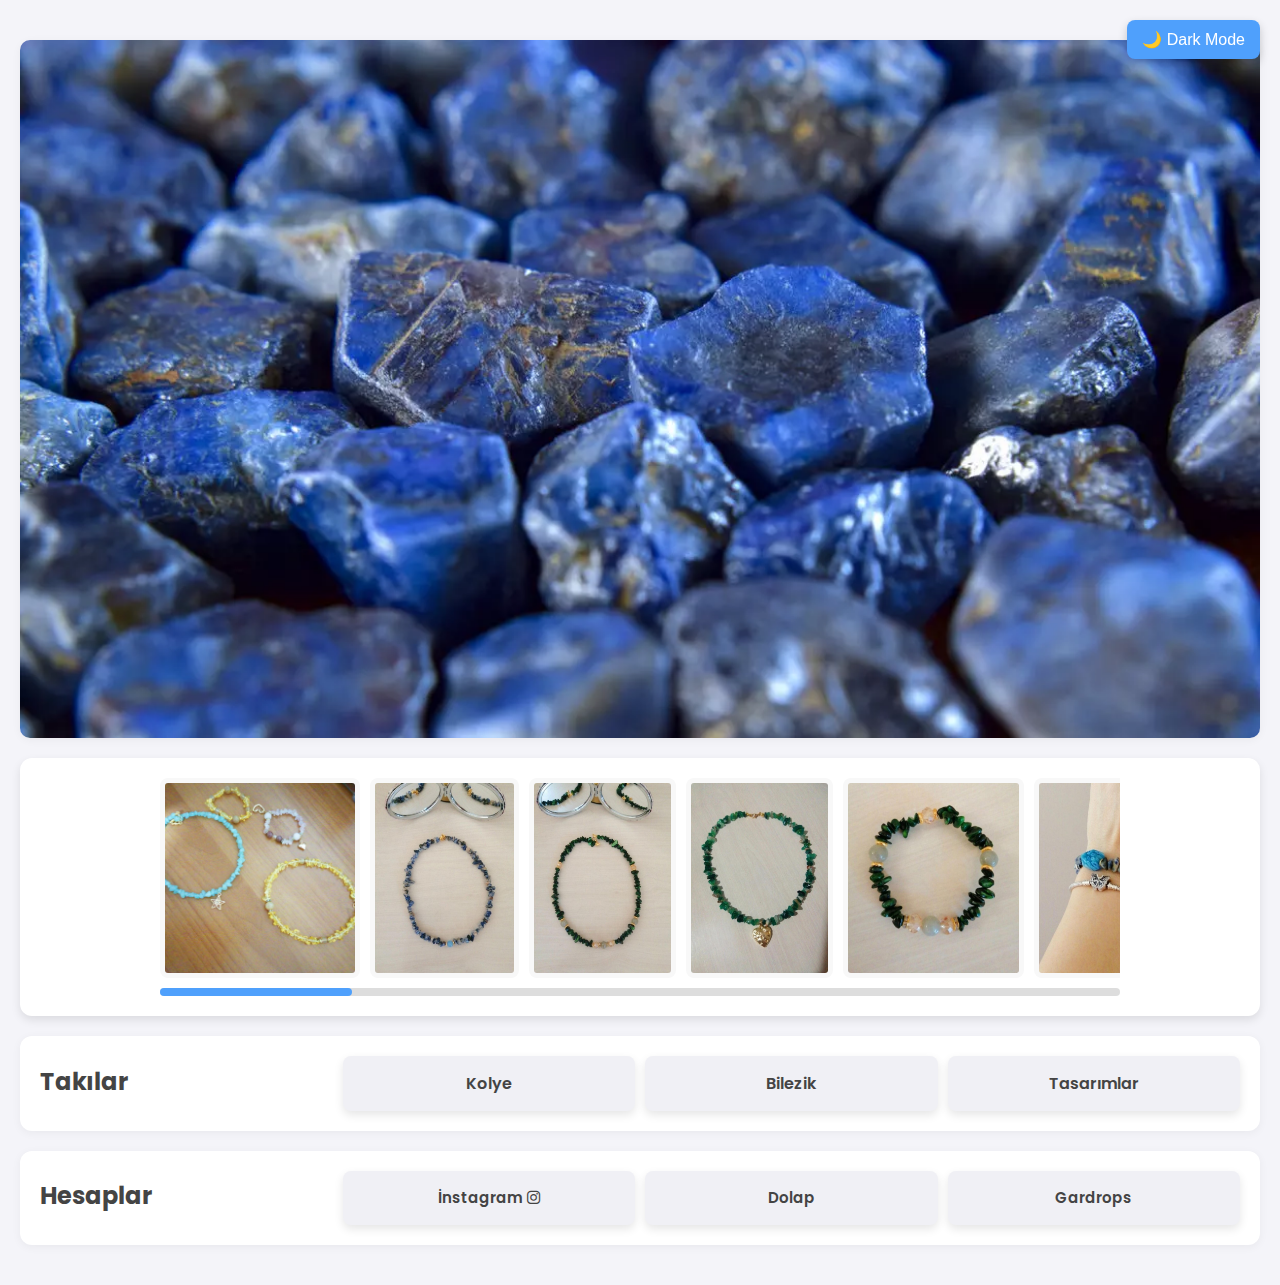
<file: index.html>
<!DOCTYPE html>
<html lang="en">

<head>
    <meta charset="UTF-8">
    <meta name="viewport" content="width=device-width, initial-scale=1.0">
    <title>Web_Sitesi</title>
    <link rel="stylesheet" href="style.css">
    <link rel="stylesheet" href="https://cdnjs.cloudflare.com/ajax/libs/font-awesome/6.7.2/css/all.min.css"
        integrity="sha512-Evv84Mr4kqVGRNSgIGL/F/aIDqQb7xQ2vcrdIwxfjThSH8CSR7PBEakCr51Ck+w+/U6swU2Im1vVX0SVk9ABhg=="
        crossorigin="anonymous" referrerpolicy="no-referrer" />
</head>

<body>

    <button id="mode-toggle" class="mode-toggle">
        🌙 Dark Mode
    </button>

    <!-- <header>
        <a href="#">FEELAPİS</a>
        <p>-Takı Koleksiyonu-</p>
    </header> -->

    <section class="image">
        <img src="16802790-1200x675_jpg.webp" alt="">
        <div class="overlay-text">
            <span>F</span><span>E</span><span>E</span><span>L</span><span>A</span><span>P</span><span>İ</span><span>S</span>
        </div>

    </section>
    <!-- <section class="image">
        <img src="16802790-1200x675_jpg.webp" alt="">
        <div class="overlay-text">FEELAPİS</div>
    </section> -->

    <section class="gallery">
        <div class="gallery-container">
            <div class="image-track">
                <img src="WhatsApp Image 2025-03-21 at 00.39.24 (2).jpeg" alt="">
                <img src="WhatsApp Image 2025-03-21 at 00.39.25 (1).jpeg" alt="">
                <img src="WhatsApp Image 2025-03-21 at 00.39.25.jpeg" alt="">
                <img src="WhatsApp Image 2025-03-21 at 00.39.26 (1).jpeg" alt="">
                <img src="WhatsApp Image 2025-03-21 at 00.39.27 (2).jpeg" alt="">
                <img src="WhatsApp Image 2025-03-21 at 00.39.27 (4).jpeg" alt="">
                <img src="WhatsApp Image 2025-03-21 at 00.39.27 (3).jpeg" alt="">
                <img src="WhatsApp Image 2025-03-21 at 00.39.28 (1).jpeg" alt="">
            </div>
        </div>
        <div class="custom-scrollbar">
            <div class="scrollbar-thumb"></div>
        </div>
    </section>

    <section class="projects">
        <h2>Takılar</h2>
        <div class="project-card">Kolye</div>
        <div class="project-card">Bilezik</div>
        <div class="project-card">Tasarımlar</div>
    </section>

    <section class="projects">
        <h2>Hesaplar</h2>
        <a href="#" class="project-card2">İnstagram <i class="fa-brands fa-instagram"></i></a>
        <a href="#" class="project-card2">Dolap</a>
        <a href="#" class="project-card2">Gardrops</a>
    </section>
    <script src="script.js"></script>
</body>

</html>
</file>
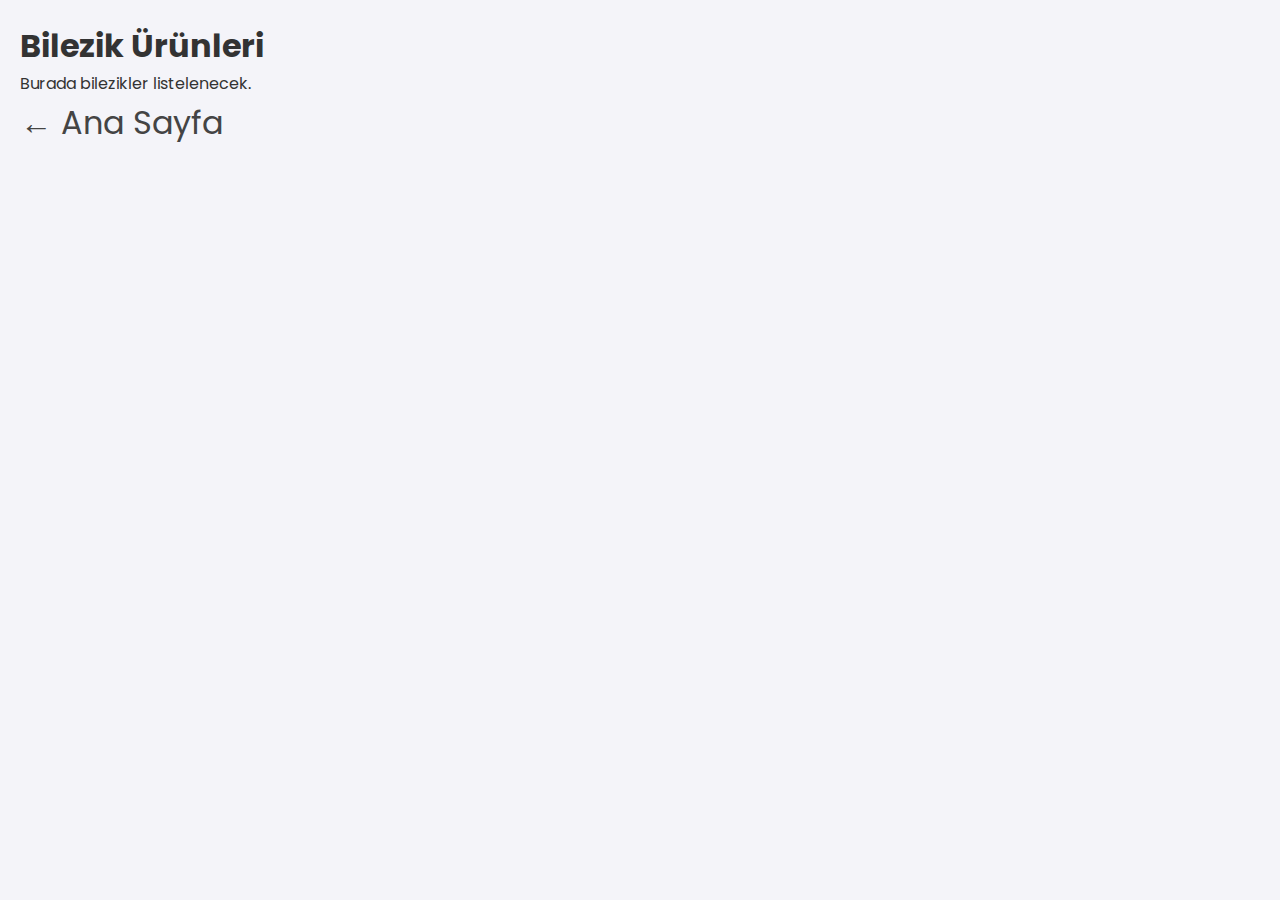
<file: bilezik.html>
<!DOCTYPE html>
<html lang="en">

<head>
    <meta charset="UTF-8">
    <title>Bilezik Sayfası</title>
    <link rel="stylesheet" href="style.css">
</head>

<body>
    <h1>Bilezik Ürünleri</h1>
    <p>Burada bilezikler listelenecek.</p>
    <a href="index.html">← Ana Sayfa</a>
</body>

</html>
</file>
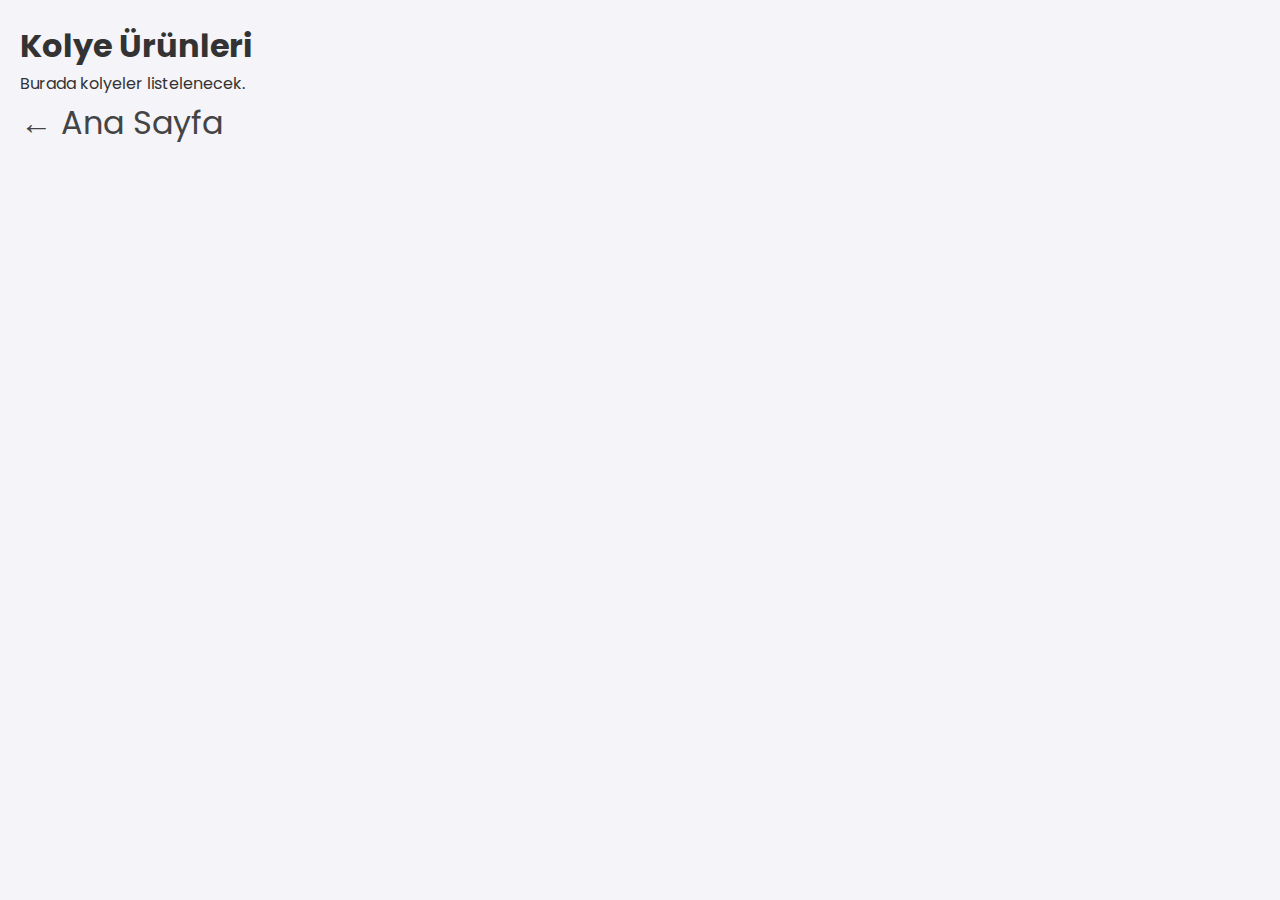
<file: kolye.html>
<!DOCTYPE html>
<html lang="en">

<head>
    <meta charset="UTF-8">
    <title>Kolye Sayfası</title>
    <link rel="stylesheet" href="style.css">
</head>

<body>
    <h1>Kolye Ürünleri</h1>
    <p>Burada kolyeler listelenecek.</p>
    <a href="index.html">← Ana Sayfa</a>
</body>

</html>
</file>
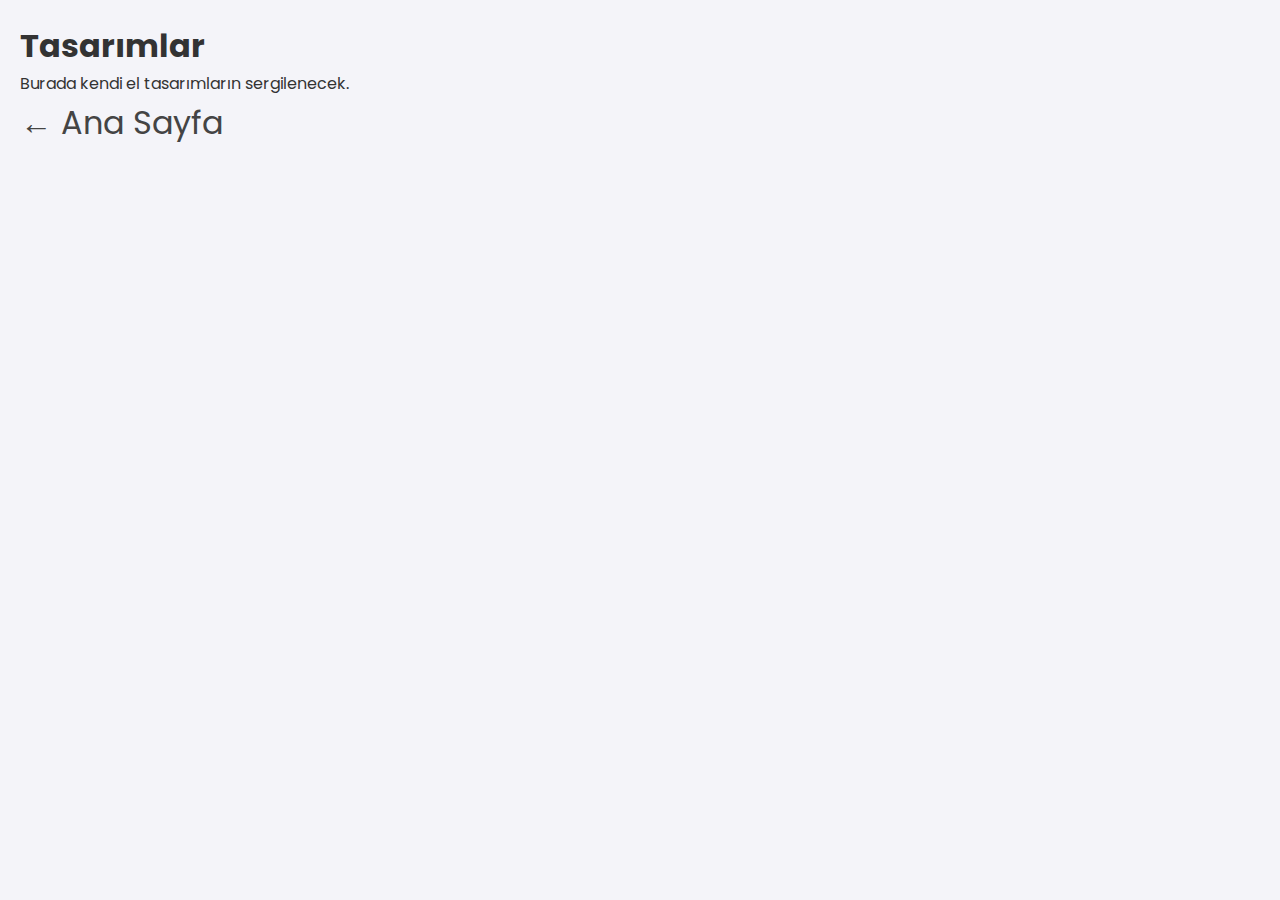
<file: tasarımlar.html>
<!DOCTYPE html>
<html lang="en">

<head>
    <meta charset="UTF-8">
    <title>Tasarımlar</title>
    <link rel="stylesheet" href="style.css">
</head>

<body>
    <h1>Tasarımlar</h1>
    <p>Burada kendi el tasarımların sergilenecek.</p>
    <a href="index.html">← Ana Sayfa</a>
</body>

</html>
</file>
<file: style.css>
@import url('https://fonts.googleapis.com/css2?family=Poppins:wght@300;400;600&display=swap');

* {
    margin: 0;
    padding: 0;
    box-sizing: border-box;
}

a {
    font-size: 32px;
    color: #444;
    text-decoration: none;
    transition: color 0.3s ease-in-out;
}

a:hover {
    color: rgb(60, 63, 255);
}

body {
    font-family: 'Poppins', sans-serif;
    background-color: #f4f4f9;
    color: #333;
    line-height: 1.6;
    padding: 20px;
}

header p {
    font-size: 18px;
    color: #777;
}

header {
    text-align: center;
    padding: 50px 20px;
    background-color: #fff;
    box-shadow: 0 2px 10px rgba(0, 0, 0, 0.1);
    border-radius: 12px;
    margin-bottom: 20px;
}

section.image {
    position: relative;
    margin: 20px 0;
    padding: 0;
}

section img {
    max-width: 100%;
    height: auto;
    display: block;
    border-radius: 10px;
    transition: transform 0.4s ease-in-out;
}

section img:hover {
    /* transform: scale(1.01); */
}

img {
    width: 100%;
    height: auto;
    border-radius: 10px;
}

header h1 {
    font-size: 32px;
    color: #444;
    margin-bottom: 5px;
}

header p {
    font-size: 18px;
    color: #777;
}

section {
    background-color: white;
    padding: 20px;
    margin-bottom: 20px;
    border-radius: 12px;
    box-shadow: 0 2px 10px rgba(0, 0, 0, 0.05);
}

h2 {
    font-size: 24px;
    margin-bottom: 10px;
    color: #444;
}

.project-card2 {
    background-color: #f0f0f5;
    padding: 15px;
    text-align: center;
    border-radius: 8px;
    font-weight: 600;
    color: #444;
    cursor: pointer;
    transition: background-color 0.6s;
    font-size: 15px;
    box-shadow: 0 4px 10px rgb(0, 0, 0, 0.1);
}

.project-card2:hover {
    color: white;
    background-color: #4fa0fc;
    transform: translateY(-5px);
    box-shadow: 0 6px 15px rgb(0, 0, 0, 0.15);
}

.projects {
    display: grid;
    grid-template-columns: repeat(auto-fit, minmax(150px, 1fr));
    align-items: flex-end;
    gap: 10px;
}

.project-card {
    background-color: #f0f0f5;
    padding: 15px;
    text-align: center;
    border-radius: 8px;
    font-weight: 600;
    color: #444;
    cursor: pointer;
    transition: background-color 0.6s;
    box-shadow: 0 4px 10px rgb(0, 0, 0, 0.1);
}

.project-card:hover {
    background-color: #4fa0fc;
    color: white;
    transform: translateY(-5px);
    box-shadow: 0 6px 15px rgb(0, 0, 0, 0.15);
}

.gallery {
    background: #fff;
    padding: 20px;
    border-radius: 12px;
    box-shadow: 0 4px 10px rgba(0, 0, 0, 0.1);
    margin-bottom: 20px;
}

.gallery-container {
    display: flex;
    align-items: center;
    justify-content: center;
    gap: 10px;
    overflow: hidden;
    position: relative;
    max-width: 100%;
}

.gallery-container button {
    background-color: #4fa0fc;
    color: white;
    border: none;
    padding: 10px 15px;
    font-size: 18px;
    border-radius: 50%;
    cursor: pointer;
    transition: background-color 0.3s;
}

.gallery-container button:hover {
    background-color: #3a7ecf;
}



.image-track {
    display: flex;
    gap: 10px;
    overflow-x: auto;
    scroll-behavior: smooth;
    scrollbar-width: none;
    -ms-overflow-style: none;
    width: 80%;
    cursor: grab;
}

.image-track img {
    width: 150px;
    height: 150px;
    object-fit: cover;
    border-radius: 8px;
    padding: 5px;
    background-color: #f8f8f8;
    transition: transform 0.3s ease-in-out;
    cursor: pointer;
}

.image-track::webkit_scrollbar {
    display: none;
}

.image-track img:hover {
    transform: scale(1.05);
    box-shadow: 0 6 15px rgba(0, 0, 0, 0.15);
}

.custom-scrollbar {
    width: 80%;
    height: 8px;
    background: #ddd;
    border-radius: 4px;
    position: relative;
    margin: 10px auto 0;
    cursor: pointer;
}

.scrollbar-thumb {
    width: 20%;
    height: 100%;
    background: #4fa0fc;
    border-radius: 4px;
    position: absolute;
    left: 0;
    transition: 0.3s;
    cursor: grab;
}

.scrollbar-thumb:active {
    cursor: grabbing;
}


.image-track img {
    width: 200px;
    height: 200px;
    object-fit: cover;
    border-radius: 8px;
    transition: transform 0.3s ease-in-out;
    cursor: pointer;
}


@media (max-width: 1024px) {
    .gallery-container {
        flex-direction: column;
        gap: 5px;
    }

    .image-track {
        width: 90%;
        gap: 5px;
    }

    .image-track img {
        width: 160px;
        height: 160px;
    }

    .custom-scrollbar {
        width: 90%;
    }
}

@media (max-width: 768px) {
    header {
        padding: 30px 10px;
    }

    .gallery-container {
        gap: 3px;
    }

    .image-track img {
        width: 120px;
        height: 120px;
    }

    .custom-scrollbar {
        width: 85%;
        height: 6px;
    }

    .scrollbar-thumb {
        width: 25%;
    }
}

@media (max-width: 480px) {
    .image-track {
        width: 95%;
        gap: 2px;
    }

    .image-track img {
        width: 100px;
        height: 100px;
    }

    .custom-scrollbar {
        width: 80%;
        height: 5px;
    }

    .scrollbar-thumb {
        width: 30%;
    }
}

.overlay-text {
    position: absolute;
    top: 50%;
    left: 50%;
    transform: translate(-50%, -50%);
    font-size: clamp(32px, 12vw, 150px);
    /* RESPONSIVE font boyutu */
    font-weight: 900;
    font-family: 'Poppins', sans-serif;

    white-space: nowrap;
    /* Yazı asla alt satıra inmesin */
    color: transparent;
    -webkit-text-stroke: 3px white;
    text-shadow: none;

    background: none;
    padding: 0;
    border: none;
    z-index: 2;
    pointer-events: none;
}





.image-container:hover .overlay-text {
    background: rgba(0, 0, 0, 0.7);
}

.mode-toggle {
    position: fixed;
    top: 20px;
    right: 20px;
    padding: 10px 15px;
    background-color: #4fa0fc;
    color: white;
    border: none;
    border-radius: 8px;
    font-size: 16px;
    cursor: pointer;
    box-shadow: 0 4px 10px rgba(0, 0, 0, 0.2);
    z-index: 999;
    transition: 0.3s;
}

.mode-toggle:hover {
    background-color: #3a7ecf;
}

body.dark-mode {
    background-color: #121212;
    color: #f1f1f1;
}

body.dark-mode section,
body.dark-mode .gallery {
    background-color: #1e1e1e;
    color: #f1f1f1;
    box-shadow: 0 2px 10px rgba(255, 255, 255, 0.05);
}

body.dark-mode .project-card,
body.dark-mode .project-card2 {
    background-color: #2c2c2c;
    color: #f1f1f1;
}

body.dark-mode .project-card:hover,
body.dark-mode .project-card2:hover {
    background-color: #90caf9;
    color: #000;
    transform: translateY(-5px);
}

body.dark-mode .overlay-text {
    color: transparent;
    /* İç kısmı yine boş kalsın */
    -webkit-text-stroke: 3px white;
    text-shadow: none;
}

body.dark-mode .image-track img {
    background-color: #333;
}

body.dark-mode .mode-toggle {
    background-color: #444;
    color: white;
}

body.dark-mode .mode-toggle:hover {
    background-color: #555;
}

.overlay-text span {
    opacity: 0;
    display: inline-block;
    transform: translateY(30px);
    animation: slideIn 0.6s forwards;
}

.overlay-text span:nth-child(1) {
    animation-delay: 0.1s;
}

.overlay-text span:nth-child(2) {
    animation-delay: 0.2s;
}

.overlay-text span:nth-child(3) {
    animation-delay: 0.3s;
}

.overlay-text span:nth-child(4) {
    animation-delay: 0.4s;
}

.overlay-text span:nth-child(5) {
    animation-delay: 0.5s;
}

.overlay-text span:nth-child(6) {
    animation-delay: 0.6s;
}

.overlay-text span:nth-child(7) {
    animation-delay: 0.7s;
}

.overlay-text span:nth-child(8) {
    animation-delay: 0.8s;
}

@keyframes slideIn {
    to {
        opacity: 1;
        transform: translateY(0);
    }
}
</file>
